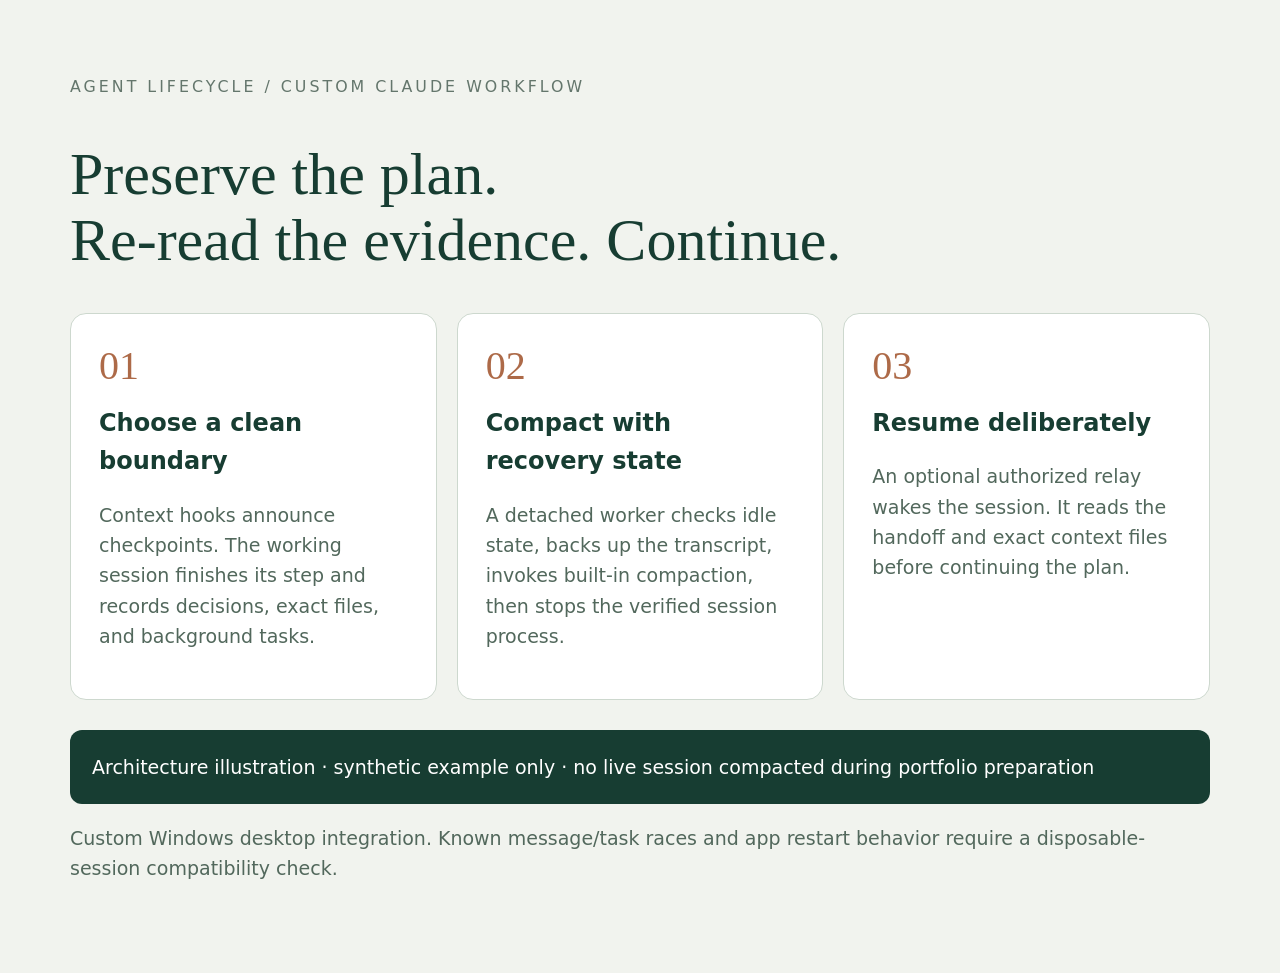
<file: docs/workflow.html>
<!doctype html><html lang="en"><meta charset="utf-8"><meta name="viewport" content="width=device-width,initial-scale=1"><title>Claude self-compaction — architecture</title><style>body{margin:0;padding:70px;font:19px/1.6 system-ui;background:#f1f3ee;color:#173d32}main{max-width:1350px;margin:auto}small{letter-spacing:3px;color:#64766c}h1{font:60px/1.1 Georgia;max-width:1000px}.grid{display:grid;grid-template-columns:repeat(3,1fr);gap:20px}.card{padding:28px;background:white;border:1px solid #cdd8ce;border-radius:16px}.n{font:40px Georgia;color:#ad6a48}h2{margin:15px 0 8px;font-size:24px}p{color:#52685c}.note{padding:22px;background:#173d32;color:white;border-radius:12px;margin-top:30px}</style><main><small>AGENT LIFECYCLE / CUSTOM CLAUDE WORKFLOW</small><h1>Preserve the plan.<br>Re-read the evidence. Continue.</h1><div class="grid"><div class="card"><div class="n">01</div><h2>Choose a clean boundary</h2><p>Context hooks announce checkpoints. The working session finishes its step and records decisions, exact files, and background tasks.</p></div><div class="card"><div class="n">02</div><h2>Compact with recovery state</h2><p>A detached worker checks idle state, backs up the transcript, invokes built-in compaction, then stops the verified session process.</p></div><div class="card"><div class="n">03</div><h2>Resume deliberately</h2><p>An optional authorized relay wakes the session. It reads the handoff and exact context files before continuing the plan.</p></div></div><div class="note">Architecture illustration · synthetic example only · no live session compacted during portfolio preparation</div><p>Custom Windows desktop integration. Known message/task races and app restart behavior require a disposable-session compatibility check.</p></main></html>
</file>
